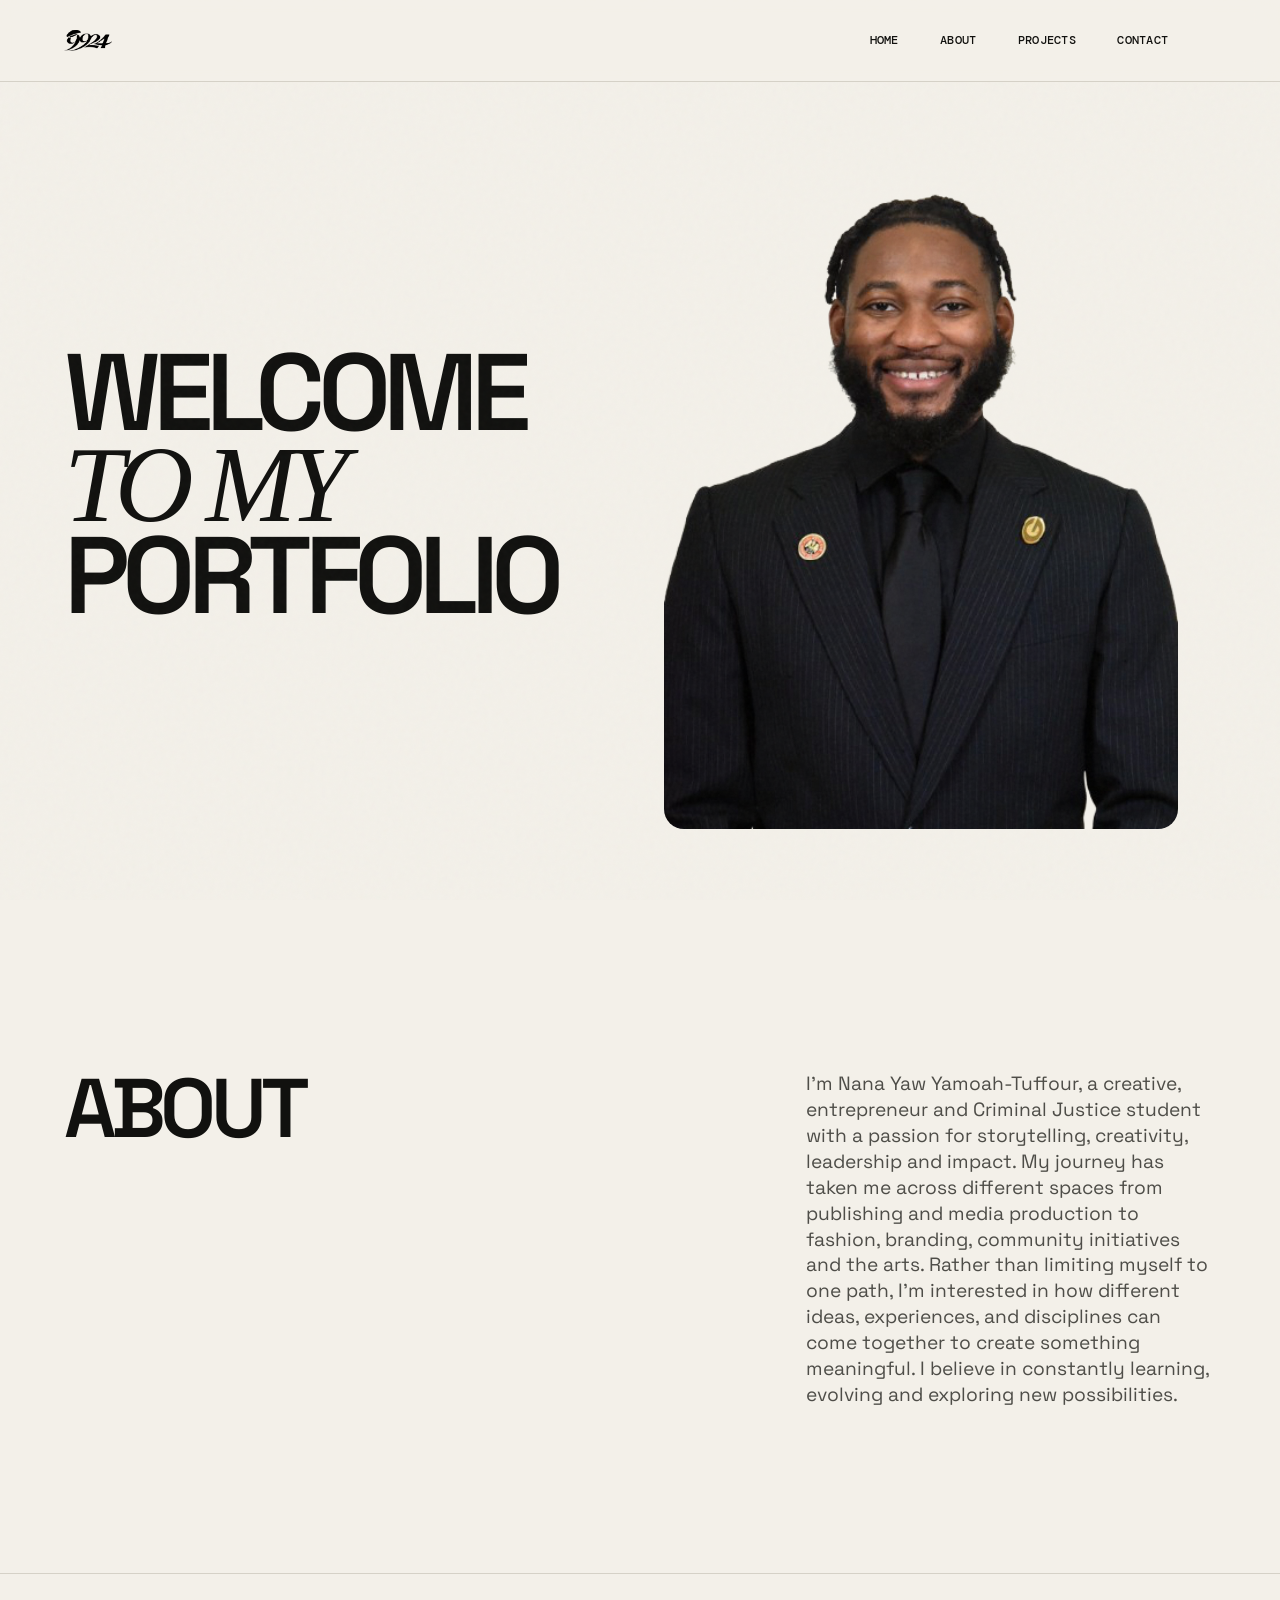
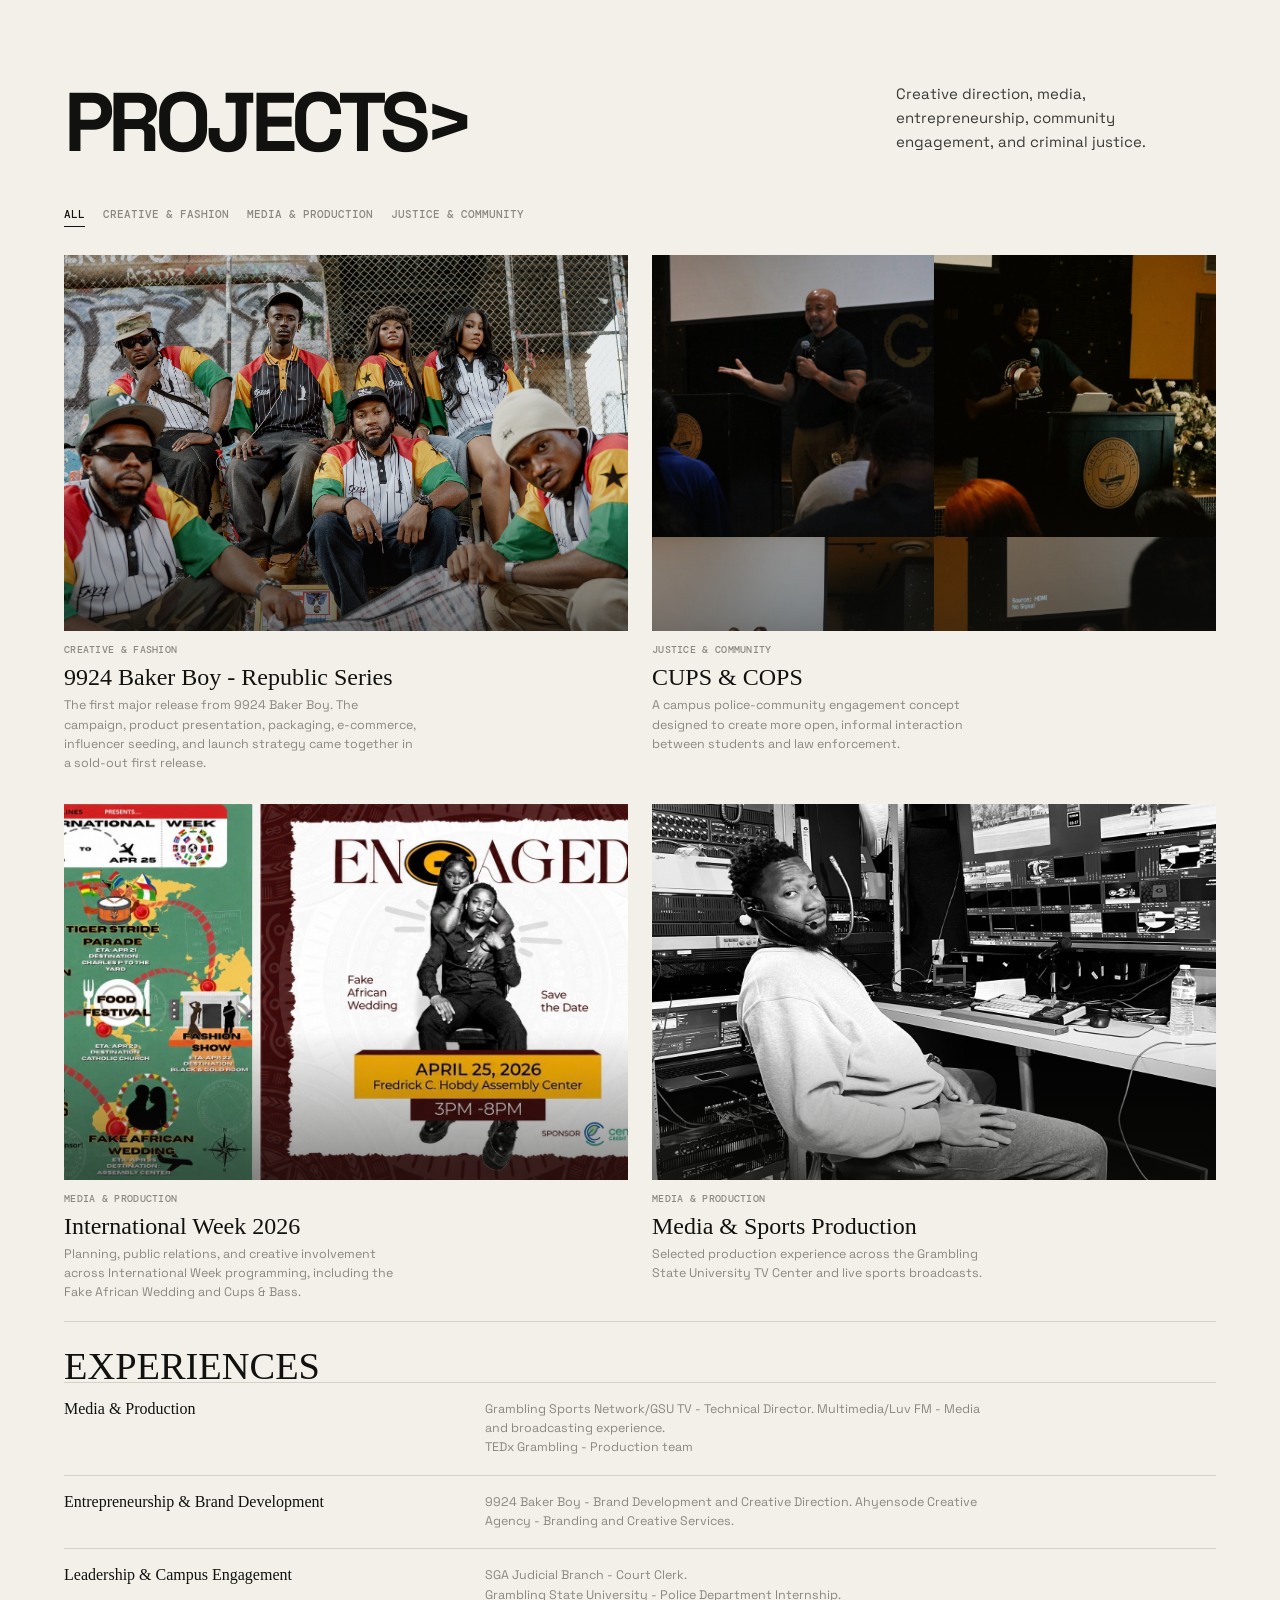
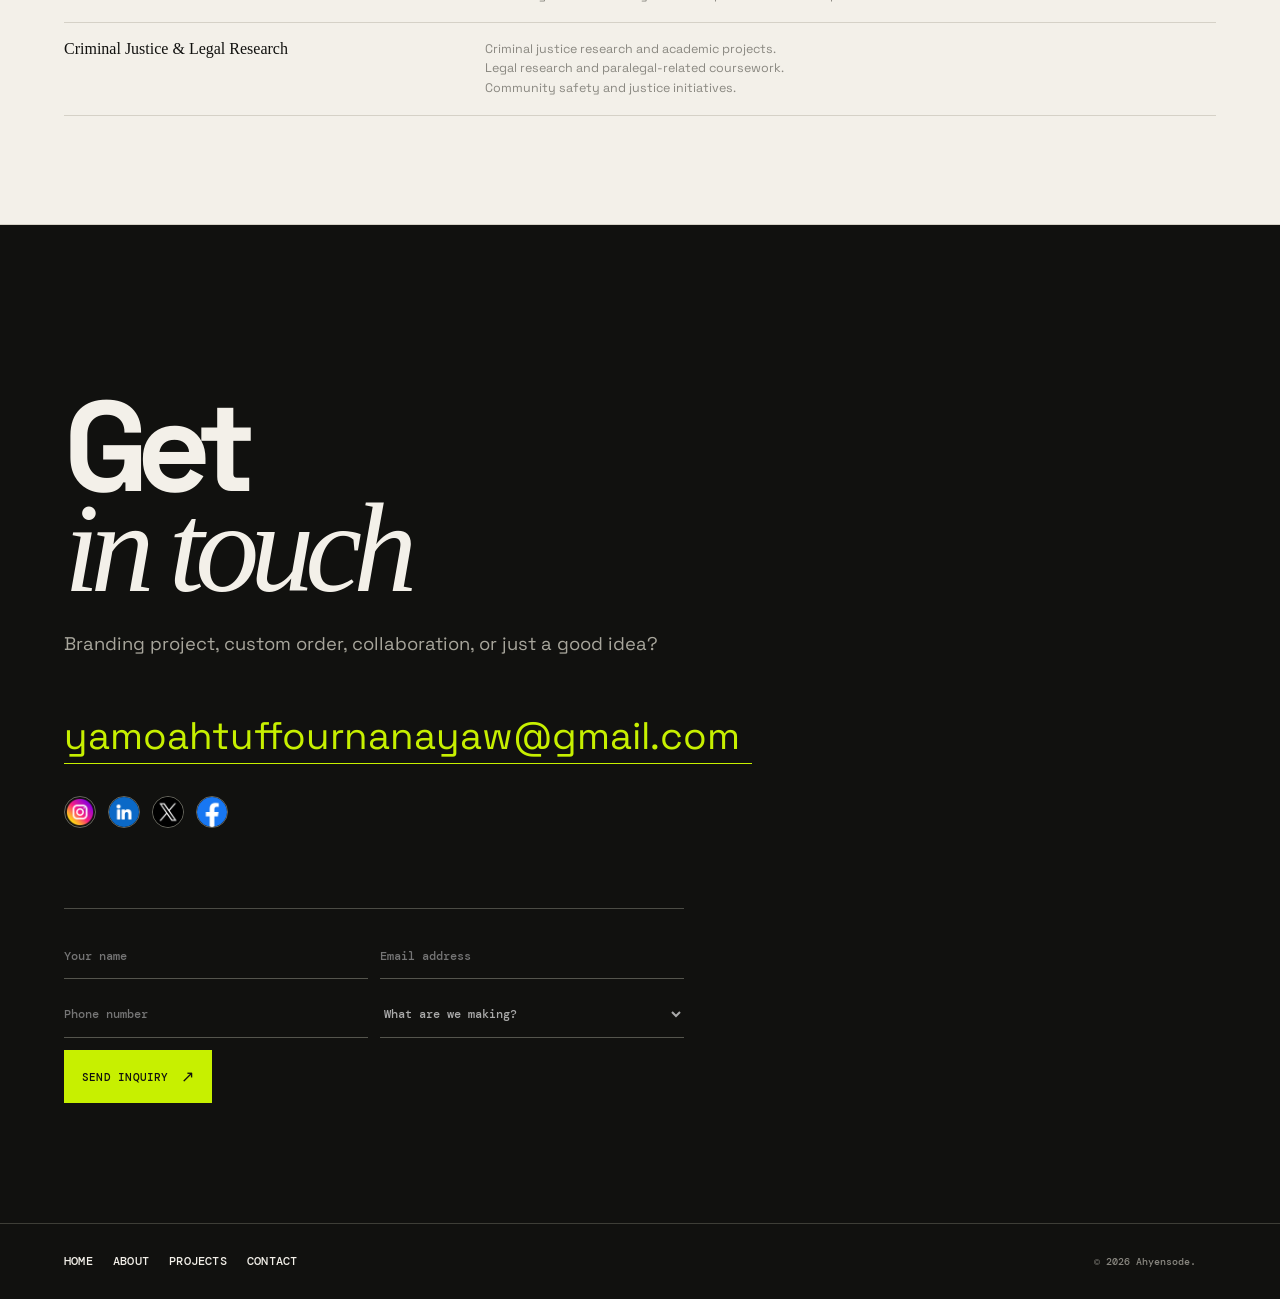
<file: index.html>
<!doctype html>
<html lang="en">
<head>
<meta charset="UTF-8">
<meta name="viewport" content="width=device-width, initial-scale=1">
<meta name="description" content="A creative portfolio for 9924.">
<title>Portfolio | 9924</title>
<link rel="preconnect" href="https://fonts.googleapis.com">
<link rel="preconnect" href="https://fonts.gstatic.com" crossorigin>
<link href="https://fonts.googleapis.com/css2?family=DM+Mono:wght@400;500&family=Space+Grotesk:wght@400;500;600;700&display=swap" rel="stylesheet">
<link rel="stylesheet" href="styles.css">
</head>
<body>
<div class="page-noise" aria-hidden="true"></div>
<header class="site-header">
    <a class="site-logo" href="#home" aria-label="9924">
        <img src="9924.img/logo.PNG" alt="9924 logo">
    </a>
    <nav class="nav-menu" id="navMenu" aria-label="Main navigation">
        <a href="#home">Home</a>
        <a href="#about">About</a>
        <a href="#projects">Projects</a>
        <a href="#contact">Contact</a>
    </nav>
    <button class="menu-toggle" id="menuToggle" aria-label="Open menu" aria-expanded="false"><span></span><span></span></button>
</header>
<main>
<section class="hero" id="home">
    <div class="hero-copy reveal">
        
        <h1>WELCOME<br><em>TO MY</em><br>PORTFOLIO</h1>
        
        
    </div>
    <div class="hero-visual reveal delay-1" style="justify-self:center;position:relative;left:-20px;"><img src="9924.img/mainpic.png" alt="Portrait of the 9924 owner and creative director" style="object-fit:contain;object-position:center bottom;filter:none;border-radius:20px;"></div>
</section>

<section class="intro section-wrap" id="about">
    
    <div class="intro-body reveal"><h2>ABOUT</h2><div><p>
I’m Nana Yaw Yamoah-Tuffour, a creative, entrepreneur and Criminal Justice student with a passion for storytelling, creativity, leadership and impact.
My journey has taken me across different spaces from publishing and media production to fashion, branding, community initiatives and the arts. Rather than limiting myself to one path, I’m interested in how different ideas, experiences, and disciplines can come together to create something meaningful.
I believe in constantly learning, evolving and exploring new possibilities.</p>
</section>
<section class="projects section-wrap" id="projects">
    <div class="projects-body reveal">
        <div class="projects-intro">
            <h2>PROJECTS></h2>
            <p>Creative direction, media, entrepreneurship, community engagement, and criminal justice.</p>
        </div>
        <div class="projects-list-wrap">
            <div class="project-tabs" id="projectTabs" role="tablist" aria-label="Project categories">
                <button class="project-tab active" type="button" data-category="all" role="tab" aria-selected="true">All</button>
                <button class="project-tab" type="button" data-category="creative" role="tab" aria-selected="false">Creative &amp; Fashion</button>
                <button class="project-tab" type="button" data-category="media" role="tab" aria-selected="false">Media &amp; Production</button>
                <button class="project-tab" type="button" data-category="justice" role="tab" aria-selected="false">Justice &amp; Community</button>
            </div>
            <div class="project-list" id="projectList"></div>
            <h3 class="additional-projects-heading" id="experienceHeading">EXPERIENCES</h3>
            <ul class="experience-list" id="experienceList">
                <li data-category="creative"><strong>Media & Production</strong><span>Grambling Sports Network/GSU TV - Technical Director.
                    Multimedia/Luv FM - Media and broadcasting experience.<br>
                    TEDx Grambling - Production team
                </span></li>
                <li data-category="creative"><strong>Entrepreneurship & Brand Development</strong><span>9924 Baker Boy - Brand Development and Creative Direction.
                    Ahyensode Creative Agency - Branding and Creative Services.
                </span></li>
                <li data-category="justice"><strong>Leadership & Campus Engagement</strong><span>SGA Judicial Branch - Court Clerk.<br>
                    Grambling State University - Police Department Internship.
                </span></li>
                <li data-category="justice"><strong>Criminal Justice & Legal Research</strong><span>Criminal justice research and academic projects.<br>
                    Legal research and paralegal-related coursework.<br>
                    Community safety and justice initiatives.
                </span></li>
            </ul>
        </div>
    </div>
</section>
<section class="contact" id="contact">
    <div class="section-wrap contact-inner">
        
        <h2>Get<br><em>in touch</em></h2>
        <p>Branding project, custom order, collaboration, or just a good idea?</p>
        <a class="contact-email" href="mailto:yamoahtuffournanayaw@gmail.com">yamoahtuffournanayaw@gmail.com <span></span></a>
        <div class="contact-socials" aria-label="Social media links">
            <a href="https://www.instagram.com/nana_tuffourh?utm_source=qr" target="_blank" rel="noopener noreferrer" aria-label="Instagram">
                <span class="social-icon"><img src="9924.img/ig.PNG" alt="Instagram"></span>
            </a>
            <a href="https://www.linkedin.com/in/nanayawyamoahtuffour?utm_source=share_via&utm_content=profile&utm_medium=member_ios" target="_blank" rel="noopener noreferrer" aria-label="LinkedIn">
                <span class="social-icon"><img src="9924.img/in.PNG" alt="LinkedIn"></span>
            </a>
            <a href="https://x.com/nanatuffour337?s=11" target="_blank" rel="noopener noreferrer" aria-label="X">
                <span class="social-icon"><img src="9924.img/x.PNG" alt="X"></span>
            </a>
            <a href="https://www.facebook.com/share/1Bp9s2R8KX/?mibextid=wwXIfr" target="_blank" rel="noopener noreferrer" aria-label="Facebook">
                <span class="social-icon"><img src="9924.img/fb.PNG" alt="Facebook"></span>
            </a>
        </div>
        <form class="contact-form" id="contactForm">
            <input type="text" name="name" placeholder="Your name" required>
            <input type="email" name="email" placeholder="Email address" required>
            <input type="tel" name="phone" placeholder="Phone number">
            <select name="projectType" required><option value="" disabled selected>What are we making?</option><option>Brand identity</option><option>Custom apparel</option><option>Merchandise</option><option>Collaboration</option><option>Other</option></select>
            
            <button class="button button-light" type="submit">Send inquiry <span>↗</span></button>
            <p class="form-status" id="formStatus" role="status"></p>
        </form>
    </div>
</section>
</main>
<div class="project-lightbox" id="projectLightbox" aria-hidden="true">
    <button class="lightbox-nav prev" id="projectPrevious" type="button" aria-label="Previous project image">&#8249;</button>
    <div class="lightbox-inner" id="projectLightboxInner"></div>
    <button class="lightbox-nav next" id="projectNext" type="button" aria-label="Next project image">&#8250;</button>
    <button class="lightbox-close" id="projectClose" type="button">Close &#10005;</button>
</div>
<footer class="site-footer"><div class="footer-links"><a href="#home">Home</a><a href="#about">About</a><a href="#projects">Projects</a><a href="#contact">Contact</a></div><a href="#contact"></a></div><small>© 2026 Ahyensode. </small></footer>
<script src="script.js"></script>
</body>
</html>
</file>
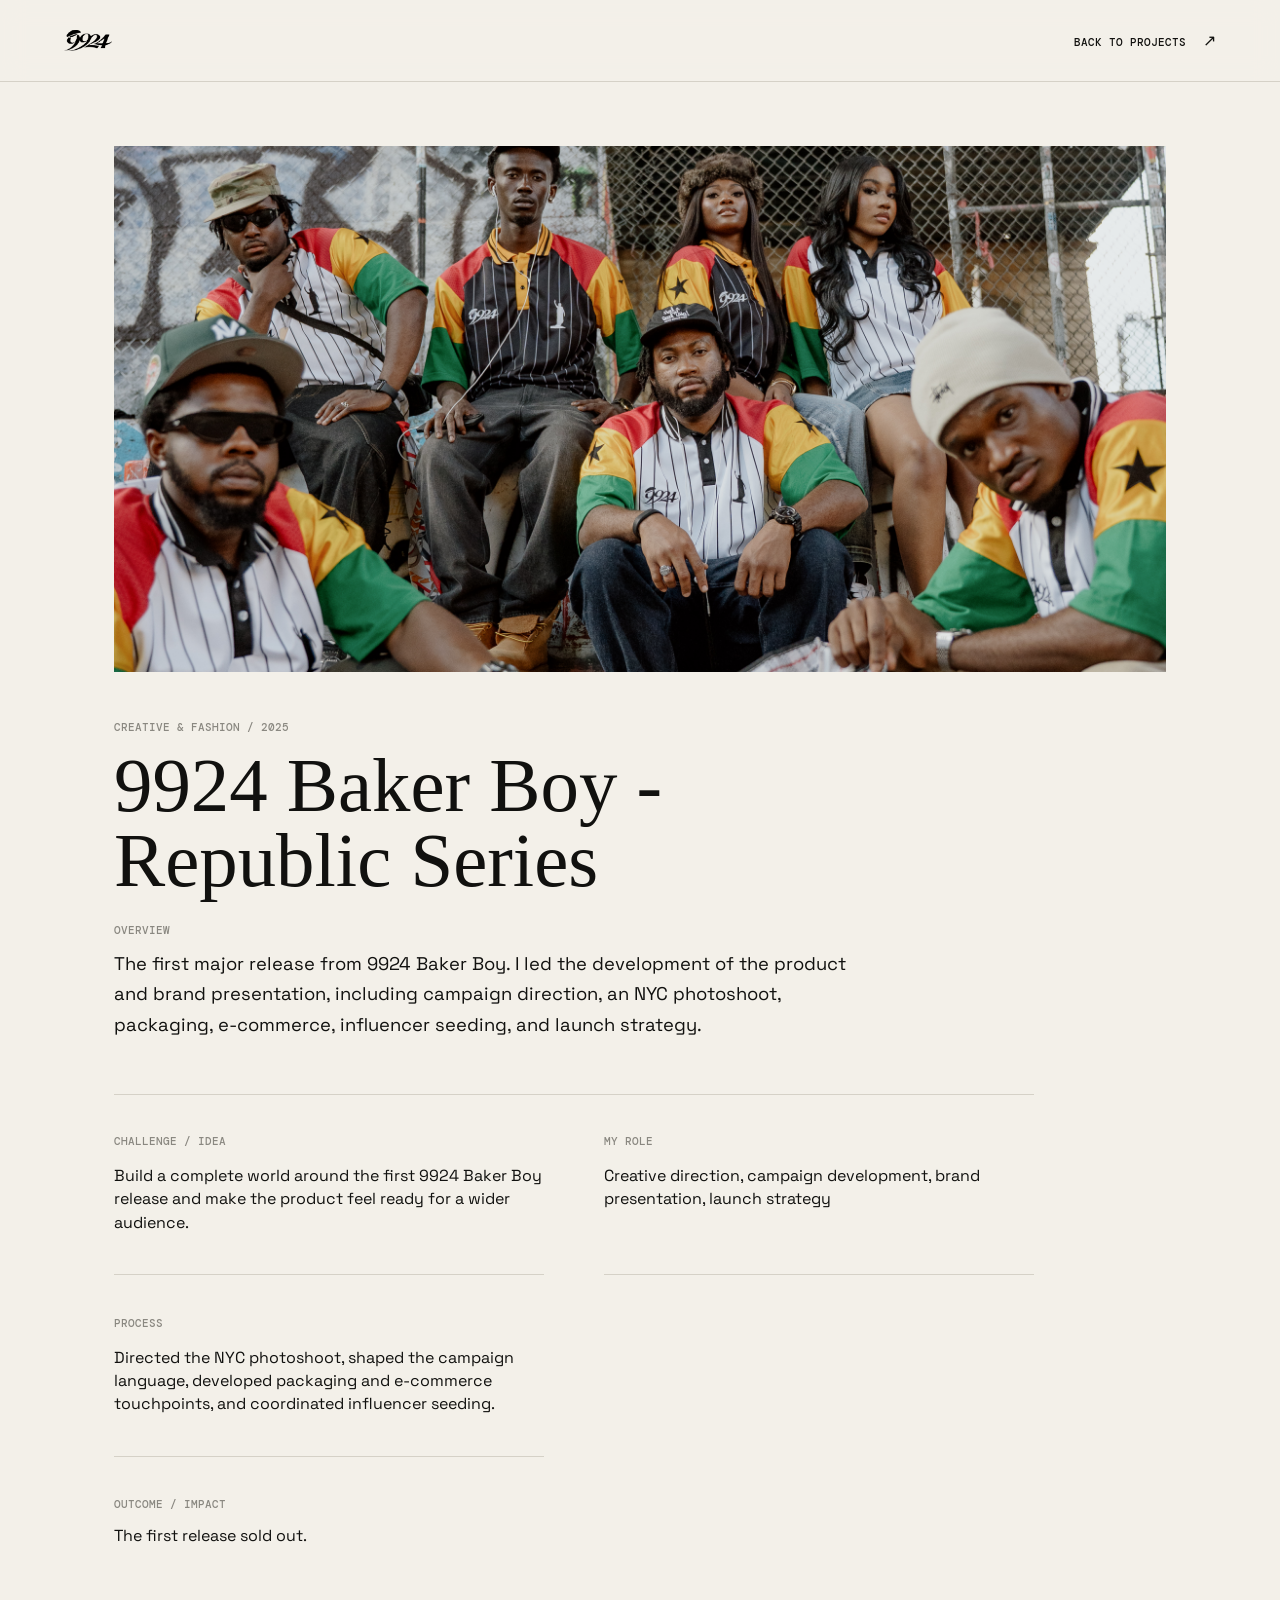
<file: case-study.html>
<!doctype html>
<html lang="en">
<head>
<meta charset="UTF-8">
<meta name="viewport" content="width=device-width, initial-scale=1">
<meta name="description" content="Project case study from Nana Tuffour's portfolio.">
<title>Project Case Study | 9924</title>
<link rel="preconnect" href="https://fonts.googleapis.com">
<link rel="preconnect" href="https://fonts.gstatic.com" crossorigin>
<link href="https://fonts.googleapis.com/css2?family=DM+Mono:wght@400;500&family=Space+Grotesk:wght@400;500;600;700&display=swap" rel="stylesheet">
<link rel="stylesheet" href="styles.css">
</head>
<body class="case-study-page">
<header class="site-header">
    <a class="site-logo" href="index.html#home" aria-label="9924 home"><img src="9924.img/logo.PNG" alt="9924 logo"></a>
    <a class="case-study-back" href="index.html#projects">Back to Projects <span>↗</span></a>
</header>
<main id="caseStudyContent"></main>
<script src="case-study.js"></script>
</body>
</html>
</file>
<file: styles.css>
.contact-socials{display:flex;gap:12px;margin:-3rem 0 5rem}.contact-socials a{display:inline-flex;align-items:center;gap:9px;color:var(--paper);font:500 .72rem var(--mono);text-decoration:none;text-transform:uppercase}.social-icon{display:grid;place-items:center;width:32px;height:32px;border:1px solid #66665d;border-radius:50%;color:var(--accent);font-size:.62rem;letter-spacing:-.04em;overflow:hidden}.social-icon img{display:block;width:100%;height:100%;object-fit:cover}.contact-socials a:hover .social-icon,.contact-socials a:focus-visible .social-icon{background:var(--accent);border-color:var(--accent);color:var(--ink)}
.intro h2{font-size:clamp(3.5rem,7.5vw,8rem)}
.projects h2{font-size:clamp(1.75rem,3.75vw,4rem)}
.projects p{font-size:1.1rem}
.projects-intro p{max-width:32ch;color:rgba(17,17,15,.82);font-size:15px;line-height:1.6}.project-tabs{display:flex;flex-wrap:wrap;gap:18px;margin:0 0 28px}.project-tab{padding:0 0 5px;border:0;border-bottom:1px solid transparent;background:none;color:var(--muted);font:500 .68rem var(--mono);text-transform:uppercase;cursor:pointer}.project-tab:hover,.project-tab.active{border-bottom-color:var(--ink);color:var(--ink)}.project-list{border-top:1px solid var(--line)}.project-item{display:grid;grid-template-columns:64px 1fr auto;column-gap:16px;padding:20px 0;border-bottom:1px solid var(--line)}.project-thumb{grid-row:1 / 4;width:64px;height:64px;border:0;background:#e4e0d5;cursor:pointer}.project-thumb.empty{display:grid;place-items:center;color:var(--muted);font:500 .58rem var(--mono);line-height:1.3;text-align:center;cursor:default}.project-item h3{margin:0;font:400 1.05rem var(--serif)}.project-year{justify-self:end;color:var(--muted);font:500 .68rem var(--mono)}.project-role{margin:3px 0 0!important;color:var(--muted);font:500 .68rem var(--mono)}.project-item .project-blurb{grid-column:2;margin:9px 0 0!important;color:var(--muted);font-size:.86rem;line-height:1.55}.project-lightbox{position:fixed;inset:0;z-index:100;display:none;align-items:center;justify-content:center;padding:40px;background:rgba(15,15,13,.95)}.project-lightbox.open{display:flex}.lightbox-inner{width:100%;max-width:1000px}.lightbox-inner img,.lightbox-inner video{display:block;width:100%;max-height:70vh;object-fit:contain}.lightbox-caption{display:flex;justify-content:space-between;margin-top:14px;color:var(--paper);font:500 .75rem var(--mono)}.lightbox-nav,.lightbox-close{position:fixed;border:0;background:none;color:var(--paper);cursor:pointer;font:500 .8rem var(--mono)}.lightbox-nav{top:50%;font-size:2rem;transform:translateY(-50%)}.lightbox-nav.prev{left:24px}.lightbox-nav.next{right:24px}.lightbox-close{top:28px;right:32px}
.project-number{grid-column:2;color:var(--accent);font:500 .68rem var(--mono)}.project-title{padding:0;border:0;background:none;color:inherit;font:400 1.05rem var(--serif);text-align:left;cursor:pointer}.project-title:hover{text-decoration:underline;text-decoration-thickness:1px;text-underline-offset:4px}.project-placeholder{display:grid;place-items:center;background:var(--ink)!important;color:var(--accent);font:500 .7rem var(--mono)}.project-thumb img{width:100%;height:100%;object-fit:cover}.case-study{max-width:980px;max-height:86vh;overflow:auto;background:var(--paper);color:var(--ink)}.case-study-cover{min-height:220px;display:grid;place-items:center;background-position:center;background-size:cover;background-color:var(--ink);color:var(--accent);font:500 clamp(2rem,6vw,5rem) var(--mono)}.case-study-copy{padding:34px clamp(24px,5vw,64px) 44px}.case-study-kicker{margin:0 0 14px;color:var(--muted);font:500 .68rem var(--mono);text-transform:uppercase}.case-study h2{margin:0 0 18px;font:400 clamp(2rem,4vw,3.7rem) var(--serif)}.case-study-overview{max-width:58ch;margin:0 0 32px;font-size:1.05rem;line-height:1.65}.case-study-sections{display:grid;grid-template-columns:repeat(2,minmax(0,1fr));gap:24px;border-top:1px solid var(--line);padding-top:24px}.case-study-sections div{margin:0}.case-study-sections dt{margin-bottom:8px;color:var(--muted);font:500 .68rem var(--mono);text-transform:uppercase}.case-study-sections dd{margin:0;line-height:1.6}.case-study-note{margin:32px 0 0;color:var(--muted);font-size:.8rem;line-height:1.5}.case-study-note code{font-family:var(--mono)}
.project-list{display:grid;grid-template-columns:repeat(2,minmax(0,1fr));gap:32px 24px;border-top:0}.project-card{min-width:0}.project-card-link{display:block;color:inherit;text-decoration:none}.project-card-cover{position:relative;display:grid;place-items:end start;aspect-ratio:4/3;margin-bottom:14px;padding:16px;background-position:center;background-size:cover;background-color:#25251f;color:var(--paper);overflow:hidden;transition:transform 220ms ease}.project-card-cover::after{content:'';position:absolute;inset:0;background:linear-gradient(180deg,transparent 48%,rgba(17,17,15,.72))}.project-card-cover>span{position:relative;z-index:1;font:500 .72rem var(--mono)}.project-card-cover .project-card-arrow{position:absolute;right:16px;bottom:13px;font-size:1.5rem}.project-card-link:hover .project-card-cover{transform:translateY(-5px)}.project-card-meta{display:flex;justify-content:space-between;gap:12px;color:var(--muted);font:500 .62rem var(--mono);line-height:1.4;text-transform:uppercase}.project-card h3{margin:8px 0 6px;font:400 clamp(1.2rem,2.2vw,1.8rem) var(--serif)}.project-card p{margin:0!important;color:var(--muted);font-size:.82rem;line-height:1.55}.project-card.additional .project-card-cover{aspect-ratio:16/8;min-height:110px}.project-card.additional .project-card-cover{background:#272720}.project-card.additional .project-card-meta{font-size:.58rem}
.case-study-page{background:var(--paper)}.case-study-back{color:inherit;font:500 .7rem var(--mono);text-decoration:none;text-transform:uppercase}.case-study-back span{margin-left:10px;font-size:1rem}.dedicated-case-study{max-width:1180px;margin:0 auto;padding:5vw}.dedicated-case-hero{display:grid;place-items:end start;aspect-ratio:2/1;min-height:300px;padding:28px;background-position:center;background-size:cover;background-color:var(--ink);color:var(--paper);font:500 clamp(2rem,7vw,6rem) var(--mono)}.dedicated-case-body{max-width:920px;padding:48px 0 96px}.dedicated-case-body h1{max-width:760px;margin:0 0 22px;font:400 clamp(2.5rem,6vw,6.5rem) var(--serif);line-height:.98}.case-section p{margin:0;line-height:1.65}.case-overview{max-width:62ch;margin:0 0 54px;font-size:1.15rem}.dedicated-case-grid{display:grid;grid-template-columns:repeat(2,minmax(0,1fr));gap:30px 60px;border-top:1px solid var(--line);padding-top:28px}.dedicated-case-grid section{border-bottom:1px solid var(--line);padding-bottom:24px}.case-label{margin-bottom:10px!important;color:var(--muted);font:500 .7rem var(--mono);text-transform:uppercase}.visuals-placeholder{display:grid;grid-template-columns:1fr 2fr;gap:24px;margin-top:70px;padding:28px 0;border-top:1px solid var(--line);border-bottom:1px solid var(--line)}.visuals-placeholder span{font:500 .7rem var(--mono);text-transform:uppercase}.visuals-placeholder p{max-width:46ch;margin:0;color:var(--muted);line-height:1.6}.case-outcome{margin-top:38px}
.projects{position:relative;border-bottom:1px solid var(--line)}.projects-body{display:block}.projects-intro{display:flex;align-items:end;justify-content:space-between;gap:2rem;margin-bottom:3rem}.projects-intro p{margin:0 0 .35rem}.projects-list-wrap{width:100%}@media (max-width:768px){.projects-intro{display:block;margin-bottom:2rem}.projects-intro p{margin-top:1rem}}@media (max-width:560px){.project-list{grid-template-columns:1fr}.dedicated-case-study{padding:20px}.dedicated-case-hero{min-height:220px;aspect-ratio:4/3}.dedicated-case-body{padding:34px 0 60px}.dedicated-case-grid{grid-template-columns:1fr;gap:0}.visuals-placeholder{grid-template-columns:1fr;gap:12px}}
.project-list{gap:38px 28px}.project-card-cover{margin-bottom:16px;background-color:#dedbd2;transition:opacity 180ms ease}.project-card-cover::after{background:linear-gradient(180deg,transparent 60%,rgba(17,17,15,.5))}.project-card-cover .project-card-arrow{font-size:1.2rem}.project-card-link:hover .project-card-cover{transform:none;opacity:.88}.project-card-meta{letter-spacing:.03em}.project-card h3{margin:7px 0 5px}.project-card p{max-width:44ch}.project-card.additional .project-card-cover{background:#ece9e1}.project-card.additional .project-card-cover>span{color:var(--ink)}
.project-list{gap:30px 24px}.project-card-cover{aspect-ratio:3/2;margin-bottom:12px}.project-card h3{font-size:clamp(1.05rem,2vw,1.5rem)}.project-card p{font-size:.78rem}.project-card.additional .project-card-cover{min-height:96px}
.additional-projects-heading{grid-column:1 / -1;margin:18px 0 -6px;padding-top:22px;border-top:1px solid var(--line);font:400 clamp(1.5rem,3vw,2.4rem) var(--serif)}
.projects-intro h2{font-size:clamp(3rem,6.5vw,7rem);line-height:.9;letter-spacing:-.07em;margin:0}
.experience-list{grid-column:1 / -1;display:grid;gap:0;margin:0;padding:0;border-top:1px solid var(--line);list-style:none}.experience-list li{display:grid;grid-template-columns:minmax(180px,.7fr) 1.3fr;gap:28px;padding:17px 0;border-bottom:1px solid var(--line)}.experience-list strong{font:400 1rem var(--serif)}.experience-list span{max-width:62ch;color:var(--muted);font-size:.78rem;line-height:1.55}@media (max-width:560px){.experience-list li{grid-template-columns:1fr;gap:6px}.experience-list strong{font-size:.95rem}}
:root{--ink:#11110f;--paper:#f3f0e9;--muted:#8a8881;--line:#d5d1c7;--accent:#c7f000;--serif:Georgia,'Times New Roman',serif;--sans:'Space Grotesk',sans-serif;--mono:'DM Mono',monospace}*{box-sizing:border-box}html{scroll-behavior:smooth}body{margin:0;background:var(--paper);color:var(--ink);font-family:var(--sans);line-height:1.45;overflow-x:hidden}.page-noise{position:fixed;inset:0;pointer-events:none;opacity:.035;z-index:10;background-image:url("data:image/svg+xml,%3Csvg viewBox='0 0 180 180' xmlns='http://www.w3.org/2000/svg'%3E%3Cfilter id='n'%3E%3CfeTurbulence type='fractalNoise' baseFrequency='.9' numOctaves='3' stitchTiles='stitch'/%3E%3C/filter%3E%3Crect width='100%25' height='100%25' filter='url(%23n)' opacity='.75'/%3E%3C/svg%3E")}.site-header{height:82px;padding:0 5vw;display:flex;align-items:center;justify-content:space-between;gap:1rem;border-bottom:1px solid var(--line);position:relative;z-index:20;background:rgba(243,240,233,.92);backdrop-filter:blur(12px)}.site-logo{display:flex;align-items:center;justify-content:center;flex-shrink:0;width:48px;height:48px;margin-right:0}.site-logo img{display:block;width:100%;height:100%;object-fit:contain}.brand{font-size:1rem;font-weight:700;letter-spacing:.08em;color:inherit;text-decoration:none}.brand span{color:#a9cb00}.nav-menu{display:flex;gap:2.6rem;margin-left:auto;margin-right:3rem}.nav-menu a,.header-cta,.footer-links a,.social-links a{font:500 .72rem var(--mono);letter-spacing:.02em;color:inherit;text-decoration:none;text-transform:uppercase}.nav-menu a:hover,.footer-links a:hover,.social-links a:hover{color:#809800}.header-cta{border:1px solid var(--ink);padding:11px 15px}.header-cta span,.text-link span,.button span,.contact-email span{font-size:1rem;margin-left:12px}.menu-toggle{display:none;background:none;border:0;width:30px;padding:3px}.menu-toggle span{display:block;height:2px;background:var(--ink);margin:6px 0}@media (max-width:768px){.site-header{height:72px;padding:0 20px}.site-logo{width:40px;height:40px}.nav-menu{display:none;position:absolute;top:72px;left:20px;right:50px;flex-direction:column;align-items:flex-start;gap:1rem;padding:1rem 1.2rem;border:1px solid var(--line);background:rgba(243,240,233,.98);margin:0}.nav-menu.open{display:flex}.menu-toggle{display:block;margin-left:auto}}.hero{min-height:calc(100vh - 82px);padding:7vh 5vw 4vh;display:grid;grid-template-columns:1fr 1.05fr;gap:6vw;align-items:center;position:relative}.hero-copy{padding-bottom:4vh}.eyebrow,.section-kicker{font:500 .67rem var(--mono);letter-spacing:.08em;text-transform:uppercase;color:var(--muted)}.hero h1{font-size:clamp(3.8rem,8.5vw,8.8rem);line-height:.84;letter-spacing:-.07em;margin:1.7rem 0 2rem;font-weight:600}.hero h1 em,.collection h2 em,.custom h2 em,.contact h2 em{font-family:var(--serif);font-weight:400;letter-spacing:-.07em}.hero-lede{font-size:1.05rem;max-width:300px;color:#4e4d48;margin-bottom:2rem}.hero-actions{display:flex;align-items:center;gap:25px}.button{display:inline-flex;align-items:center;justify-content:space-between;text-decoration:none;border:1px solid transparent;padding:15px 17px;font:500 .7rem var(--mono);text-transform:uppercase;letter-spacing:.02em;cursor:pointer}.button-dark{background:var(--ink);color:var(--paper)}.button-dark:hover{background:#383830}.button-light{background:var(--accent);color:var(--ink)}.button-light:hover{background:#d6ff32}.text-link{font:500 .7rem var(--mono);text-transform:uppercase;color:inherit;text-decoration:none;border-bottom:1px solid currentColor;padding-bottom:5px}.text-link:hover{color:#7b9300}.hero-visual{height:min(72vh,720px);position:relative}.hero-visual img,.collection-image img,.custom-image img,.work-card img,.studio-grid img{width:100%;height:100%;object-fit:cover;display:block;filter:saturate(.78)}.hero-stamp{position:absolute;top:7%;left:-8%;width:105px;height:105px;border-radius:50%;background:var(--accent);display:grid;place-content:center;text-align:center;font:500 .65rem var(--mono);line-height:1.2;transform:rotate(-14deg)}.image-caption{position:absolute;bottom:0;right:0;background:var(--paper);padding:9px 13px;margin:0;font:500 .62rem var(--mono);text-transform:uppercase}.hero-scroll{position:absolute;bottom:3vh;left:5vw;font:500 .63rem var(--mono);text-transform:uppercase;color:var(--muted)}.hero-scroll span{margin-left:16px;color:var(--ink);font-size:1rem}.marquee{overflow:hidden;white-space:nowrap;background:var(--accent);font:500 .75rem var(--mono);padding:12px 0}.marquee div{width:max-content;animation:marquee 25s linear infinite}.section-wrap{padding:12vh 5vw;max-width:1500px;margin:auto}@media (max-width:768px){.site-header{height:72px;padding:0 20px}.site-logo{width:40px;height:40px}.nav-menu{display:none;position:absolute;top:72px;left:20px;right:20px;flex-direction:column;align-items:flex-start;gap:1rem;padding:1rem 1.2rem;border:1px solid var(--line);background:rgba(243,240,233,.98);margin:0}.nav-menu.open{display:flex}.menu-toggle{display:block;margin-left:auto}.hero-visual{left:50%;transform:translateX(-50%);width:min(76vw,340px);height:420px}.hero-visual img{object-fit:cover;object-position:center;filter:none;border-radius:20px}}.intro{position:relative;border-bottom:1px solid var(--line)}.intro-body{display:grid;grid-template-columns:1.2fr .8fr;gap:10vw;margin:7vh 0 4vh}.intro h2,.section-heading h2{font-size:clamp(3rem,6.5vw,7rem);line-height:.9;letter-spacing:-.07em;margin:0;font-weight:600}.intro h2 span,.section-heading h2 span{font-family:var(--serif);font-weight:400}.intro-body p{font-size:1.2rem;line-height:1.35;max-width:425px;margin:0 0 1.3rem;color:#4e4d48}.intro-stat{border-top:1px solid var(--ink);display:flex;gap:20px;padding-top:14px;width:190px;font:500 .65rem var(--mono);text-transform:uppercase}.intro-stat strong{font-size:2.5rem;line-height:.8}.section-heading{display:flex;align-items:end;justify-content:space-between;margin:7vh 0 5vh}.section-heading p{font:500 .65rem var(--mono);text-transform:uppercase;color:var(--muted)}.service-grid{display:grid;grid-template-columns:repeat(3,1fr);border-top:1px solid var(--ink);border-left:1px solid var(--ink)}.service-item{min-height:255px;padding:22px;border-right:1px solid var(--ink);border-bottom:1px solid var(--ink);position:relative;transition:background .25s,color .25s}.service-item:hover{background:var(--ink);color:var(--paper)}.service-item span,.service-item p{font:500 .63rem var(--mono);text-transform:uppercase}.service-item h3{font-size:1.65rem;line-height:.95;letter-spacing:-.05em;margin:52px 0 18px}.service-item p{color:var(--muted);max-width:220px;line-height:1.5;text-transform:none}.service-item b{position:absolute;right:22px;bottom:20px;font-size:1.3rem;font-weight:400}.filter-row{display:flex;gap:10px;margin:0 0 28px;flex-wrap:wrap}.filter{background:none;border:0;border-bottom:1px solid transparent;padding:5px 0;margin-right:17px;font:500 .68rem var(--mono);text-transform:uppercase;color:var(--muted);cursor:pointer}.filter.active,.filter:hover{border-color:var(--ink);color:var(--ink)}.work-grid{display:grid;grid-template-columns:1fr 1fr;gap:4vw 2vw}.work-card{margin:0;cursor:pointer}.work-card img{height:470px;transition:transform .5s}.work-card:hover img{transform:scale(.985);filter:saturate(1)}.work-wide{grid-column:span 2}.work-wide img{height:650px}.work-meta{display:flex;justify-content:space-between;align-items:baseline;border-bottom:1px solid var(--ink);padding:12px 0}.work-meta h3{font-size:1rem;margin:0}.work-meta span{font:500 .62rem var(--mono);text-transform:uppercase;color:var(--muted)}.collection{background:var(--ink);color:var(--paper);display:grid;grid-template-columns:1.12fr .88fr;min-height:760px;position:relative}.collection-image{min-height:700px}.collection-image img{filter:saturate(.65)}.collection-copy{padding:10vw 7vw;align-self:center}.collection-copy h2{font-size:clamp(5rem,10vw,11rem);line-height:.76;letter-spacing:-.09em;margin:2rem 0}.collection-copy p:not(.eyebrow){color:#aaa9a1;max-width:330px;font-size:1.05rem;margin-bottom:2.5rem}.collection-copy>div{display:flex;align-items:center;gap:25px}.light-link{color:var(--paper)}.collection-note{position:absolute;right:4vw;top:5vh;font:500 .63rem var(--mono);color:var(--accent);text-align:right}.custom{display:grid;grid-template-columns:1fr 1fr;gap:8vw;align-items:center}.custom-image{height:620px;position:relative}.custom-image span{position:absolute;bottom:28px;left:28px;color:var(--paper);font-size:2rem;line-height:.9;letter-spacing:-.06em}.custom-copy h2{font-size:clamp(3rem,6vw,6.5rem);line-height:.83;letter-spacing:-.08em;margin:2rem 0}.custom-copy>p{max-width:350px;font-size:1.1rem;color:#55534e;margin-bottom:2rem}.studio{border-top:1px solid var(--line)}.studio-grid{display:grid;grid-template-columns:1.2fr .8fr;grid-template-rows:350px 210px;gap:20px;margin-top:6vh}.studio-grid img{min-height:0}.studio-large{grid-row:span 2}.studio-quote{background:var(--accent);display:flex;flex-direction:column;justify-content:center;padding:35px;font:2.4rem/1 var(--serif);letter-spacing:-.06em}.studio-quote small{font:500 .6rem var(--mono);letter-spacing:0;text-transform:uppercase;margin-top:30px}.contact{background:var(--ink);color:var(--paper)}.contact-inner{position:relative}.contact h2{font-size:clamp(4rem,10vw,10rem);line-height:.78;letter-spacing:-.09em;margin:4rem 0 2rem}.contact-inner>p{color:#a8a69c;font-size:1.15rem}.contact-email{display:inline-block;color:var(--accent);font-size:clamp(1.3rem,3vw,2.4rem);text-decoration:none;border-bottom:1px solid var(--accent);margin:2rem 0 5rem}.contact-form{max-width:620px;display:grid;grid-template-columns:1fr 1fr;gap:12px;border-top:1px solid #4c4c45;padding-top:25px}.contact-form input,.contact-form select,.contact-form textarea{background:transparent;color:var(--paper);border:0;border-bottom:1px solid #55554d;padding:14px 0;font:500 .75rem var(--mono);border-radius:0;outline:0;width:100%}.contact-form input:focus,.contact-form select:focus,.contact-form textarea:focus{border-color:var(--accent)}.contact-form select{color:#aaa}.contact-form select option{color:var(--ink)}.contact-form textarea,.contact-form button,.form-status{grid-column:span 2}.contact-form textarea{resize:vertical}.contact-form button{width:max-content}.form-status{font:500 .7rem var(--mono);color:var(--accent);margin:0}.site-footer{padding:30px 5vw;display:grid;grid-template-columns:1fr 1fr 1fr auto;align-items:center;gap:20px;background:var(--ink);color:var(--paper);border-top:1px solid #3e3e37}.footer-links,.social-links{display:flex;gap:20px}.site-footer small{font:500 .6rem var(--mono);color:var(--muted);text-align:right}.reveal{opacity:0;transform:translateY(25px);animation:reveal .8s .15s forwards}.delay-1{animation-delay:.35s}@keyframes reveal{to{opacity:1;transform:none}}@keyframes marquee{to{transform:translateX(-50%)}}@media(max-width:800px){.site-header{height:68px}.nav-menu{display:none;position:absolute;top:68px;left:0;right:0;background:var(--paper);padding:25px 5vw;border-bottom:1px solid var(--line);flex-direction:column;gap:20px}.nav-menu.open{display:flex}.header-cta{display:none}.menu-toggle{display:block}.hero{display:flex;flex-direction:column;align-items:stretch;min-height:auto;padding-top:10vh}.hero h1{font-size:clamp(3.7rem,15vw,7rem)}.hero-visual{height:70vh;margin-top:5vh}.hero-scroll{display:none}.intro-body,.custom{grid-template-columns:1fr;gap:40px}.intro-body{margin-top:5vh}.service-grid{grid-template-columns:1fr 1fr}.service-item{min-height:225px}.work-grid{grid-template-columns:1fr}.work-wide{grid-column:auto}.work-card img,.work-wide img{height:480px}.collection{grid-template-columns:1fr}.collection-image{min-height:75vh}.collection-copy{position:absolute;inset:0;padding:15vh 8vw;display:flex;flex-direction:column;justify-content:end;background:linear-gradient(transparent 20%,rgba(17,17,15,.9))}.collection-copy p:not(.eyebrow){color:var(--paper)}.custom-image{height:500px}.studio-grid{grid-template-columns:1fr;grid-template-rows:400px 250px 230px}.studio-large{grid-row:auto}.contact-form{grid-template-columns:1fr}.contact-form textarea,.contact-form button,.form-status{grid-column:auto}.site-footer{grid-template-columns:1fr 1fr}.site-footer small{grid-column:span 2;text-align:left}.social-links{flex-wrap:wrap}}@media(max-width:480px){.section-wrap{padding:10vh 6vw}.hero{padding-left:6vw;padding-right:6vw}.hero-visual{height:55vh}.hero-stamp{left:-5%;width:85px;height:85px;font-size:.55rem}.hero-actions{align-items:flex-start;flex-direction:column;gap:20px}.intro h2,.section-heading h2{font-size:3.5rem}.section-heading{display:block}.section-heading p{margin-top:25px}.service-grid{grid-template-columns:1fr}.work-card img,.work-wide img{height:390px}.collection-image{min-height:70vh}.collection-copy h2{font-size:5.5rem}.custom-image{height:400px}.custom-copy h2{font-size:3.7rem}.studio-grid{grid-template-rows:300px 220px 220px}.studio-quote{font-size:2rem}.site-footer{grid-template-columns:1fr}.site-footer small{grid-column:auto}.footer-links,.social-links{gap:12px;flex-wrap:wrap}}
</file>
